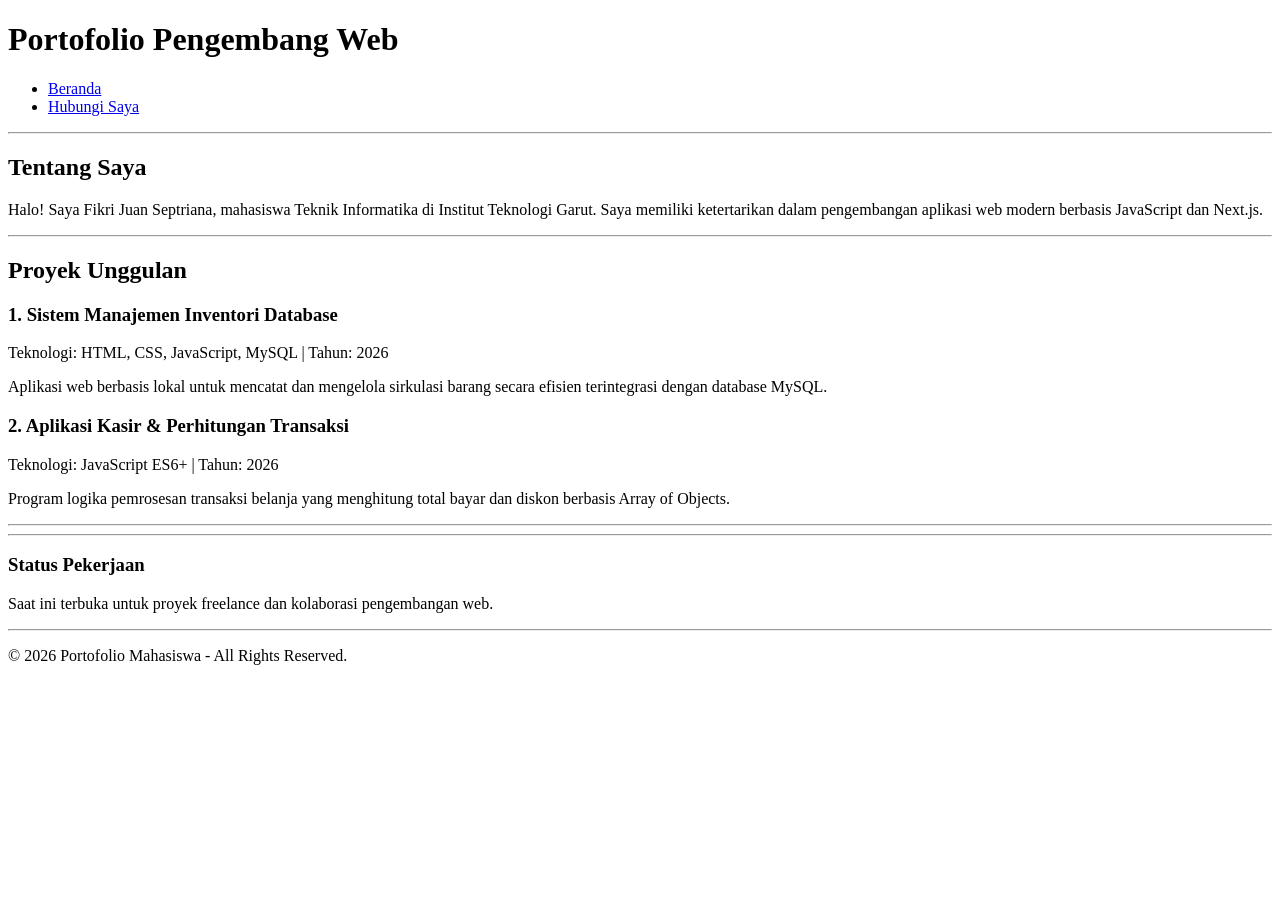
<file: Pertemuan_2/index.html>
<!DOCTYPE html> 
<html lang="id"> 
<head> 
    <meta charset="UTF-8"> 
    <meta name="viewport" content="Width=device-width, scale=1.0"> 
    <title>Modul 2 - Web Portofolio Mahasiswa</title> 
</head> 
<body> 

    <header> 
        <h1>Portofolio Pengembang Web</h1> 
        <nav> 
            <ul> 
                <li><a href="index.html">Beranda</a></li> 
                <li><a href="kontak.html">Hubungi Saya</a></li> 
            </ul> 
        </nav> 
    </header> 

    <hr> 

    <main> 
        <section id="tentang"> 
            <h2>Tentang Saya</h2> 
            <p>Halo! Saya Fikri Juan Septriana, mahasiswa Teknik Informatika di Institut Teknologi Garut. Saya memiliki ketertarikan dalam pengembangan aplikasi web modern berbasis JavaScript dan Next.js.</p> 
            </section> 

            <hr> 

            <section id="proyek"> 
                <h2>Proyek Unggulan</h2> 
                
                <article>
                    <header>
                        <h3>1. Sistem Manajemen Inventori Database</h3> 
                        <p>Teknologi: HTML, CSS, JavaScript, MySQL | Tahun: <time datetime="2026">2026</time></p> 
                    </header> 
                    <p>Aplikasi web berbasis lokal untuk mencatat dan mengelola sirkulasi barang secara efisien terintegrasi dengan database MySQL.</p> 
                </article> 

                <article> 
                    <header> 
                        <h3>2. Aplikasi Kasir & Perhitungan Transaksi</h3> 
                        <p>Teknologi: JavaScript ES6+ | Tahun: <time datetime="2026">2026</time></p> 
                    </header> 
                    <p>Program logika pemrosesan transaksi belanja yang menghitung total bayar dan diskon berbasis Array of Objects.</p> 
                </article> 
            </section> 
 
            <hr> 
    </main>
    
    <hr>

    <aside> 
        <h3>Status Pekerjaan</h3> 
        <p>Saat ini terbuka untuk proyek freelance dan kolaborasi pengembangan web.</p> 
    </aside> 
 
    <hr> 
 
    <footer> 
        <p>&copy; 2026 Portofolio Mahasiswa - All Rights Reserved.</p> 
    </footer> 
 
</body> 
</html>
</file>
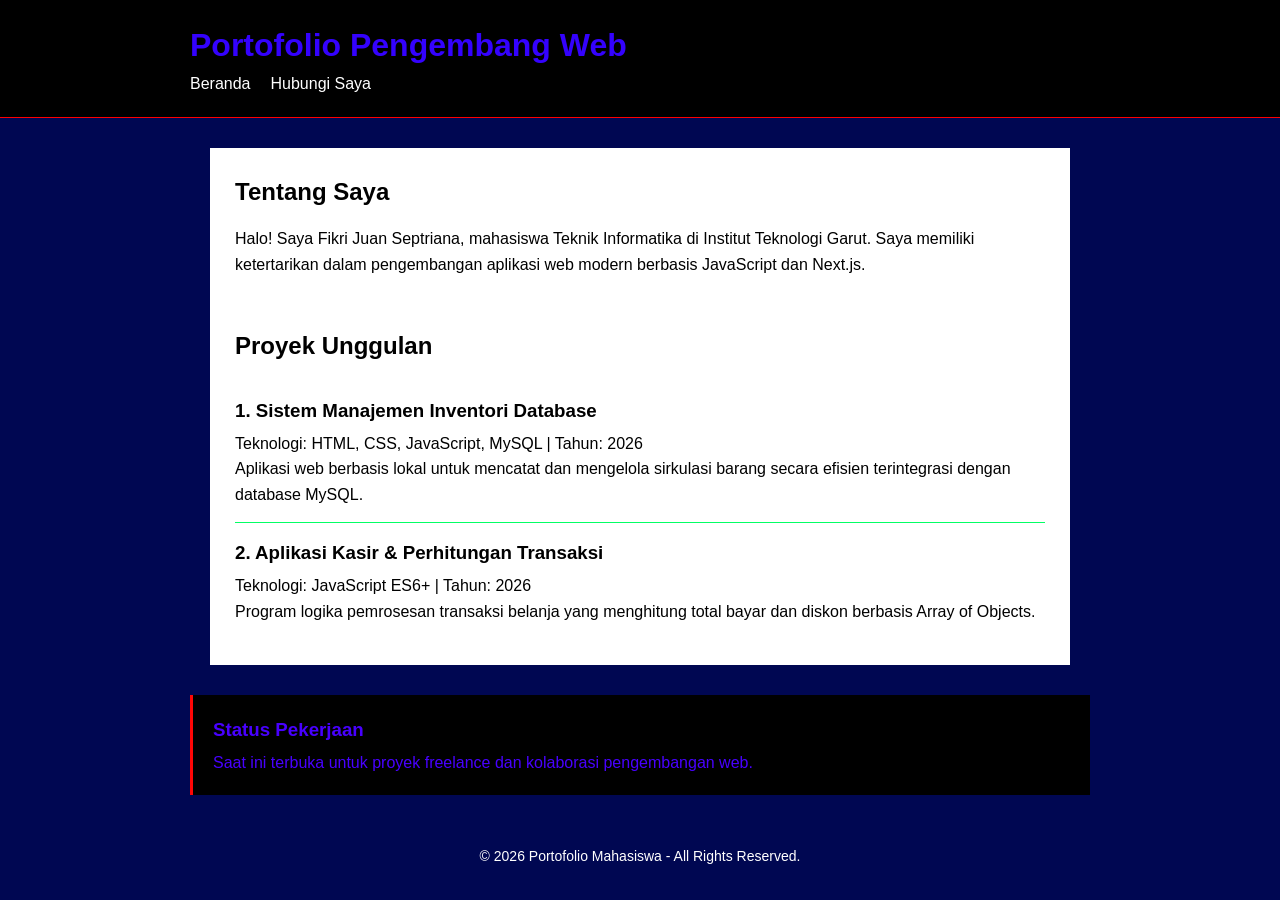
<file: Pertemuan_3/index.html>
<!DOCTYPE html> 
<html lang="id"> 
<head> 
    <meta charset="UTF-8"> 
    <meta name="viewport" content="Width=device-width, scale=1.0"> 
    <title>Modul 2 - Web Portofolio Mahasiswa</title> 
    <link rel="stylesheet" href="styles.css">
</head> 
<body> 

    <header> 
        <h1>Portofolio Pengembang Web</h1> 
        <nav> 
            <ul> 
                <li><a href="index.html">Beranda</a></li> 
                <li><a href="kontak.html">Hubungi Saya</a></li> 
            </ul> 
        </nav> 
    </header> 

    <hr> 

    <main> 
        <section id="tentang"> 
            <h2>Tentang Saya</h2> 
            <p>Halo! Saya Fikri Juan Septriana, mahasiswa Teknik Informatika di Institut Teknologi Garut. Saya memiliki ketertarikan dalam pengembangan aplikasi web modern berbasis JavaScript dan Next.js.</p> 
            </section> 

            <hr> 

            <section id="proyek"> 
                <h2>Proyek Unggulan</h2> 
                
                <article>
                    <header>
                        <h3>1. Sistem Manajemen Inventori Database</h3> 
                        <p>Teknologi: HTML, CSS, JavaScript, MySQL | Tahun: <time datetime="2026">2026</time></p> 
                    </header> 
                    <p>Aplikasi web berbasis lokal untuk mencatat dan mengelola sirkulasi barang secara efisien terintegrasi dengan database MySQL.</p> 
                </article> 

                <article> 
                    <header> 
                        <h3>2. Aplikasi Kasir & Perhitungan Transaksi</h3> 
                        <p>Teknologi: JavaScript ES6+ | Tahun: <time datetime="2026">2026</time></p> 
                    </header> 
                    <p>Program logika pemrosesan transaksi belanja yang menghitung total bayar dan diskon berbasis Array of Objects.</p> 
                </article> 
            </section> 
 
            <hr> 
    </main>
    
    <hr>

    <aside> 
        <h3>Status Pekerjaan</h3> 
        <p>Saat ini terbuka untuk proyek freelance dan kolaborasi pengembangan web.</p> 
    </aside> 
 
    <hr> 
 
    <footer> 
        <p>&copy; 2026 Portofolio Mahasiswa - All Rights Reserved.</p> 
    </footer> 
 
</body> 
</html>
</file>
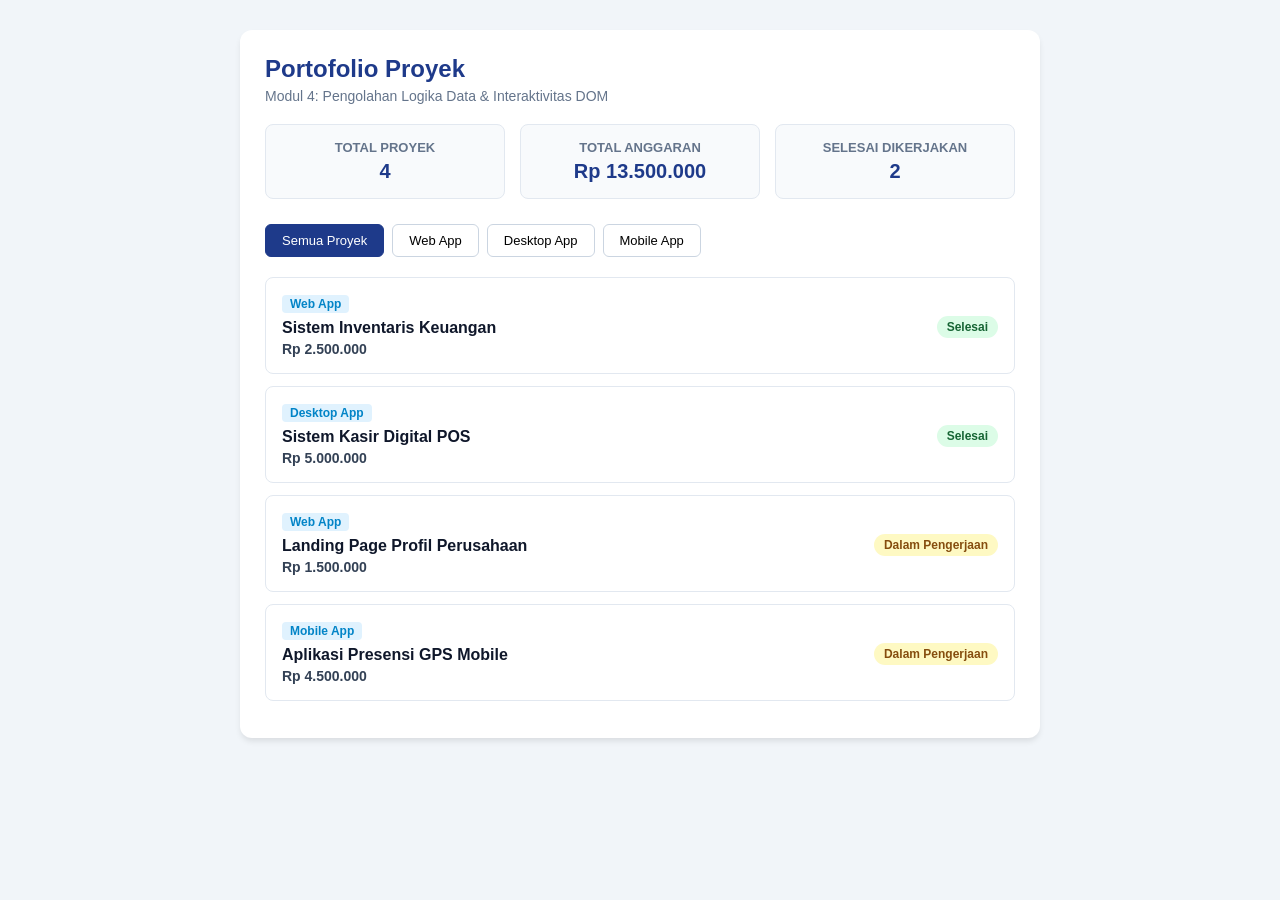
<file: Pertemuan_4/index.html>
<!DOCTYPE html> 
<html lang="id"> 
<head> 
    <meta charset="UTF-8"> 
    <meta name="viewport" content="width=device-width, initial-scale=1.0"> 
    <title>Dashboard Portofolio Proyek - Modul 4</title> 
    <style> 
        * { box-sizing: border-box; margin: 0; padding: 0; font-family: 'Segoe UI', Tahoma, Geneva, sans-serif; } 
        body { background-color: #f1f5f9; color: #0f172a; padding: 30px 15px; } 
        .container { max-width: 800px; margin: 0 auto; background: #ffffff; border-radius: 12px; padding: 25px; box-shadow: 0 4px 6px -1px rgba(0, 0, 0, 0.1); } 
        h1 { color: #1e3a8a; font-size: 24px; margin-bottom: 5px; } 
        p.subtitle { color: #64748b; margin-bottom: 20px; font-size: 14px; } 
        .stats-grid { display: grid; grid-template-columns: repeat(auto-fit, minmax(200px, 1fr)); gap: 15px; margin-bottom: 25px; } 
        .stat-card { background: #f8fafc; border: 1px solid #e2e8f0; border-radius: 8px; padding: 15px; text-align: center; } 
        .stat-card h3 { font-size: 13px; color: #64748b; text-transform: uppercase; margin-bottom: 5px; } 
        .stat-card p { font-size: 20px; font-weight: bold; color: #1e3a8a; } 
        .filter-group { display: flex; gap: 8px; margin-bottom: 20px; flex-wrap: wrap; } 
        .btn-filter { padding: 8px 16px; border: 1px solid #cbd5e1; background: #ffffff; border-radius: 6px; cursor: pointer; font-size: 13px; font-weight: 500; transition: all 0.2s; } 
        .btn-filter.active, .btn-filter:hover { background: #1e3a8a; color: #ffffff; border-color: #1e3a8a; } 
        .project-card { border: 1px solid #e2e8f0; border-radius: 8px; padding: 16px; margin-bottom: 12px; display: flex; justify-content: space-between; align-items: center; background: #ffffff; transition: transform 0.15s ease; } 
        .project-card:hover { transform: translateY(-2px); box-shadow: 0 4px 6px rgba(0,0,0,0.05); } 
        .project-info h4 { font-size: 16px; color: #0f172a; margin-bottom: 4px; } 
        .project-category { display: inline-block; font-size: 12px; color: #0284c7; background: #e0f2fe; padding: 2px 8px; border-radius: 4px; margin-bottom: 6px; font-weight: 600; } 
        .project-budget { font-size: 14px; color: #334155; font-weight: 600; } 
        .badge { padding: 4px 10px; border-radius: 20px; font-size: 12px; font-weight: 600; } 
        .badge-success { background: #dcfce7; color: #166534; } 
        .badge-pending { background: #fef9c3; color: #854d0e; } 
    </style> 
</head> 
<body> 
    <div class="container">
         <h1>Portofolio Proyek</h1> 
        <p class="subtitle">Modul 4: Pengolahan Logika Data & Interaktivitas DOM</p> 
 
        <!-- Kartu Ringkasan Statistik --> 
        <div class="stats-grid"> 
            <div class="stat-card"> 
                <h3>Total Proyek</h3> 
                <p id="stat-total-projects">0</p> 
            </div> 
            <div class="stat-card"> 
                <h3>Total Anggaran</h3> 
                <p id="stat-total-budget">Rp 0</p> 
            </div> 
            <div class="stat-card"> 
                <h3>Selesai Dikerjakan</h3> 
                <p id="stat-completed-projects">0</p> 
            </div> 
        </div> 
 
        <!-- Tombol Filter Kategori --> 
        <div class="filter-group"> 
            <button class="btn-filter active" data-category="Semua">Semua Proyek</button> 
            <button class="btn-filter" data-category="Web App">Web App</button> 
            <button class="btn-filter" data-category="Desktop App">Desktop App</button> 
            <button class="btn-filter" data-category="Mobile App">Mobile App</button> 
        </div> 
 
        <!-- Kontainer Daftar Proyek --> 
        <div id="project-list"></div> 
    </div> 
 
    <script src="main.js"></script> 
</body> 
</html>
</file>
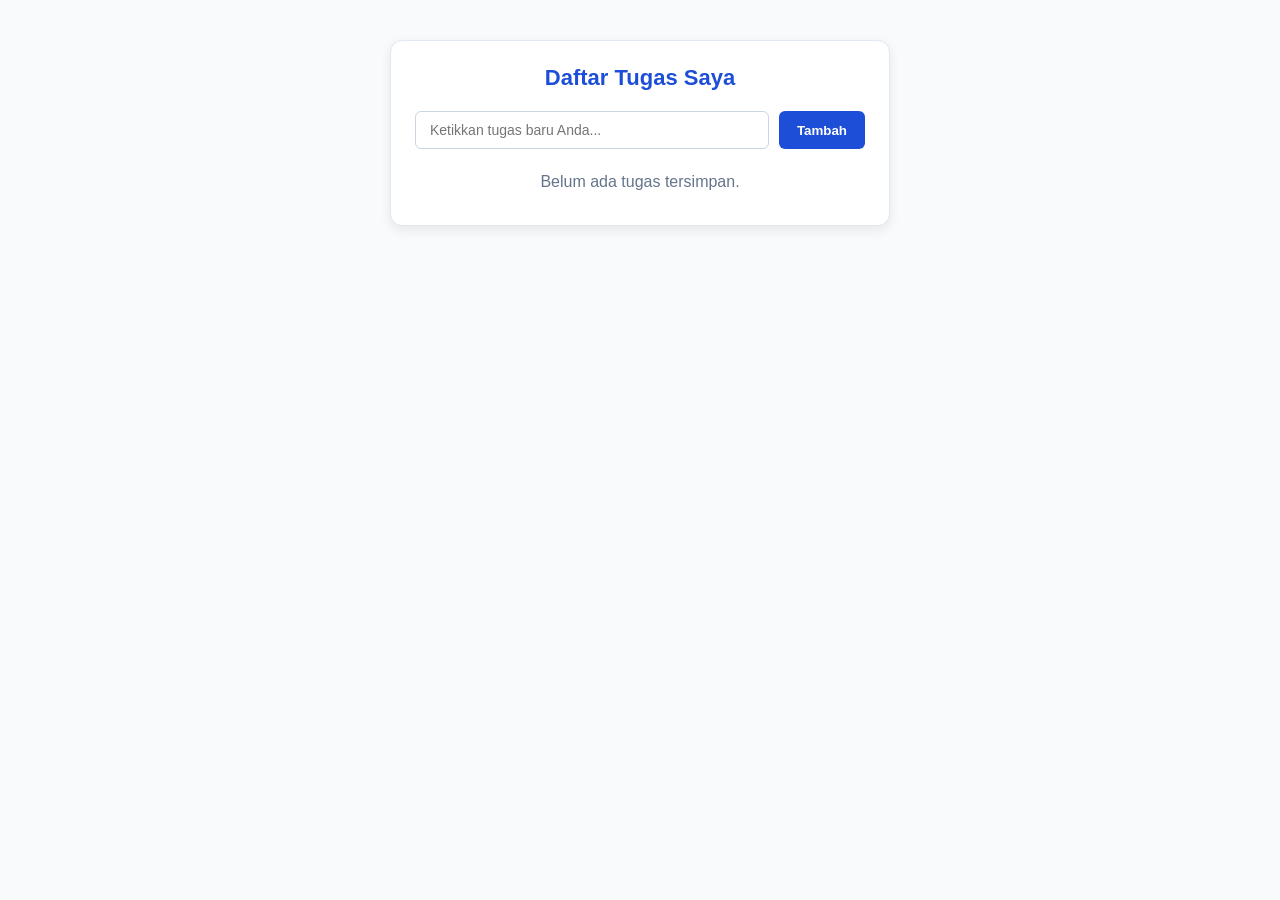
<file: Pertemuan_5/index.html>
<!DOCTYPE html>
<html lang="id">
<head>
    <meta charset="UTF-8">
    <meta name="viewport" content="width=device-width, initial-scale=1.0">
    <title>Aplikasi To-Do List - Modul 5</title>
    <link rel="stylesheet" href="style.css">
</head>
<body>
    <div class="todo-app">
        <h2>Daftar Tugas Saya</h2>

        <!-- Form Input Tugas -->
        <form id="todoForm" novalidate>
            <div class="input-section">
                <input type="text" id="taskInput" placeholder="Ketikkan tugas baru Anda...">
                <button type="submit" class="add-btn">Tambah</button>
            </div>
            <div class="error-message" id="inputError">Tugas tidak boleh kosong atau kurang dari 3 karakter!</div>
        </form>
        
        <!-- Daftar Tugas -->
        <ul class="todo-list" id="todoList"></ul>
    </div>
    
    <script src="script.js"></script>
</body>
</html>
</file>
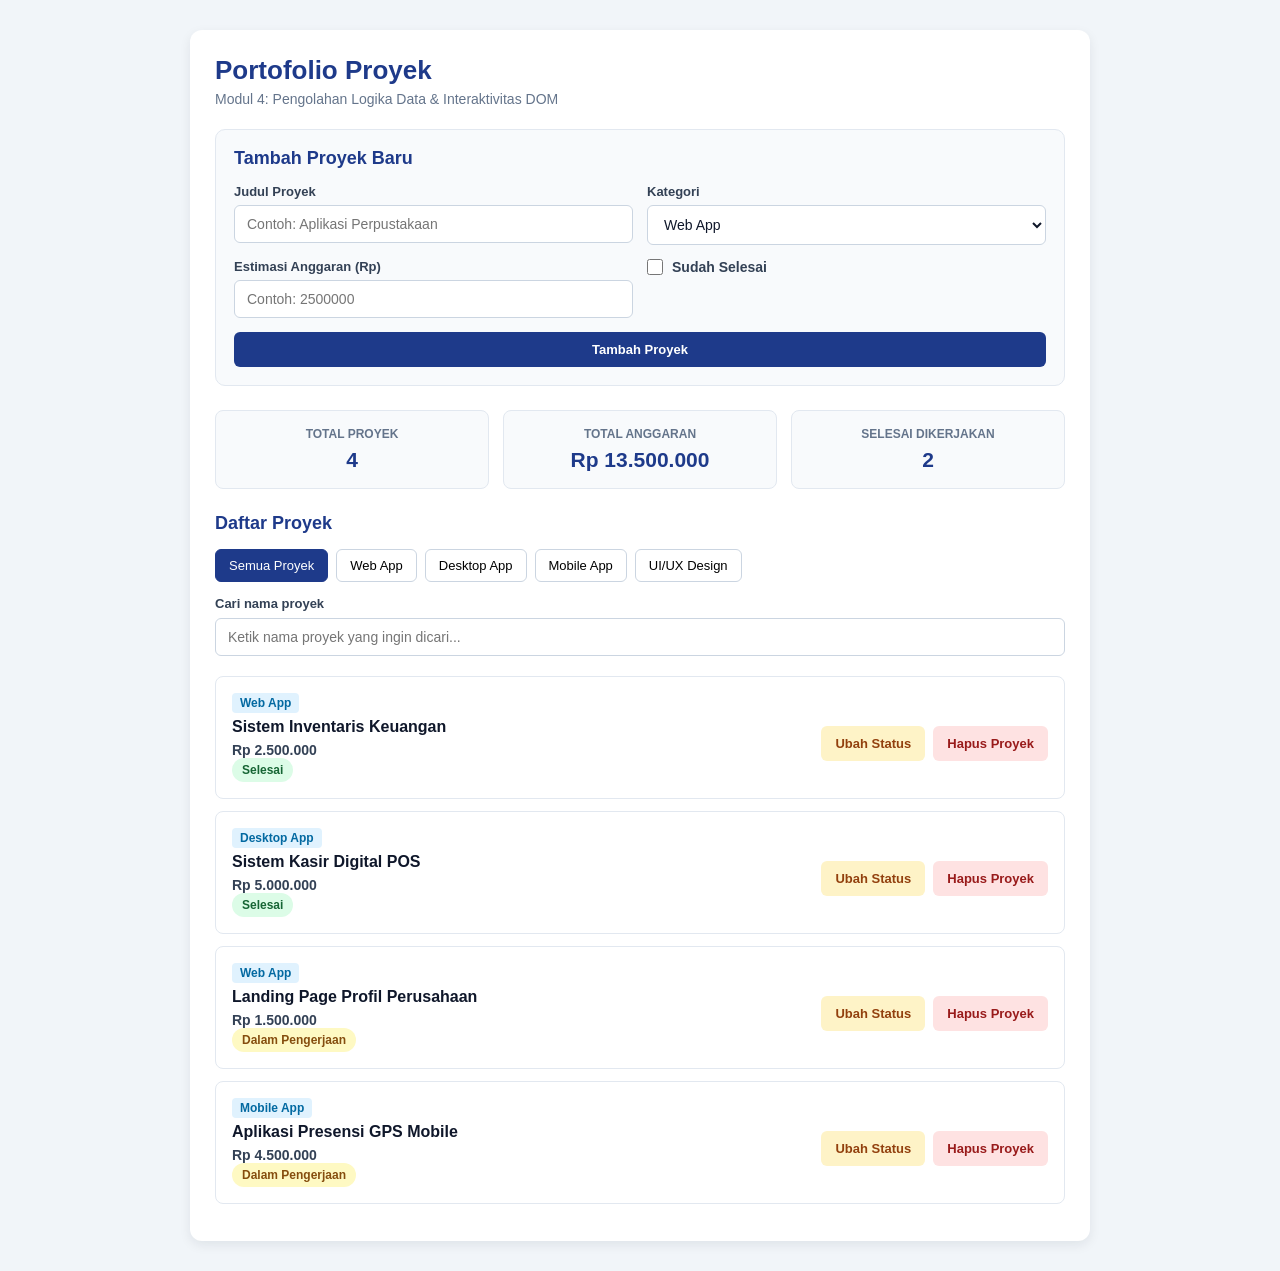
<file: Pertemuan_4/tugas_4/index.html>
<!DOCTYPE html>
<html lang="id">
<head>
    <meta charset="UTF-8">
    <meta name="viewport" content="width=device-width, initial-scale=1.0">
    <title>Dashboard Portofolio Proyek - Modul 4</title>
    <style>
        * { box-sizing: border-box; margin: 0; padding: 0; font-family: 'Segoe UI', Tahoma, Geneva, Verdana, sans-serif; }
        body { background: #f1f5f9; color: #0f172a; padding: 30px 15px; }
        .container { max-width: 900px; margin: 0 auto; background: #fff; border-radius: 12px; padding: 25px; box-shadow: 0 4px 12px rgba(15, 23, 42, .08); }
        h1 { color: #1e3a8a; font-size: 26px; margin-bottom: 5px; }
        .subtitle { color: #64748b; margin-bottom: 22px; font-size: 14px; }
        h2 { color: #1e3a8a; font-size: 18px; margin-bottom: 15px; }
        .panel { background: #f8fafc; border: 1px solid #e2e8f0; border-radius: 10px; padding: 18px; margin-bottom: 24px; }
        .form-grid { display: grid; grid-template-columns: repeat(2, minmax(0, 1fr)); gap: 14px; }
        .form-field { display: flex; flex-direction: column; gap: 6px; }
        .form-field.full { grid-column: 1 / -1; }
        label { font-size: 13px; font-weight: 600; color: #334155; }
        input[type="text"], input[type="number"], input[type="search"], select { width: 100%; padding: 10px 12px; border: 1px solid #cbd5e1; border-radius: 6px; background: #fff; font-size: 14px; color: #0f172a; }
        input:focus, select:focus { outline: 2px solid #bfdbfe; border-color: #2563eb; }
        .checkbox-row { display: flex; align-items: center; gap: 9px; font-size: 14px; }
        .checkbox-row input { width: 16px; height: 16px; }
        .btn { border: 0; border-radius: 6px; padding: 10px 14px; cursor: pointer; font-size: 13px; font-weight: 600; }
        .btn-primary { background: #1e3a8a; color: #fff; }
        .btn-primary:hover { background: #1d4ed8; }
        .btn-secondary { background: #e2e8f0; color: #1e293b; }
        .btn-warning { background: #fef3c7; color: #92400e; }
        .btn-danger { background: #fee2e2; color: #991b1b; }
        .stats-grid { display: grid; grid-template-columns: repeat(3, minmax(0, 1fr)); gap: 14px; margin-bottom: 24px; }
        .stat-card { background: #f8fafc; border: 1px solid #e2e8f0; border-radius: 8px; padding: 16px; text-align: center; }
        .stat-card h3 { font-size: 12px; color: #64748b; text-transform: uppercase; margin-bottom: 7px; }
        .stat-card p { font-size: 21px; font-weight: bold; color: #1e3a8a; overflow-wrap: anywhere; }
        .filter-group { display: flex; gap: 8px; margin-bottom: 14px; flex-wrap: wrap; }
        .btn-filter { padding: 8px 13px; border: 1px solid #cbd5e1; background: #fff; border-radius: 6px; cursor: pointer; font-size: 13px; font-weight: 500; }
        .btn-filter.active, .btn-filter:hover { background: #1e3a8a; color: #fff; border-color: #1e3a8a; }
        .search-wrap { margin-bottom: 20px; }
        .search-wrap label { display: block; margin-bottom: 7px; }
        .project-card { border: 1px solid #e2e8f0; border-radius: 8px; padding: 16px; margin-bottom: 12px; display: flex; justify-content: space-between; align-items: center; gap: 15px; background: #fff; }
        .project-info { min-width: 0; }
        .project-info h4 { font-size: 16px; color: #0f172a; margin: 5px 0; overflow-wrap: anywhere; }
        .project-category { display: inline-block; font-size: 12px; color: #0369a1; background: #e0f2fe; padding: 3px 8px; border-radius: 4px; font-weight: 600; }
        .project-budget { font-size: 14px; color: #334155; font-weight: 600; margin-top: 6px; }
        .badge { display: inline-block; padding: 5px 10px; border-radius: 20px; font-size: 12px; font-weight: 600; white-space: nowrap; }
        .badge-success { background: #dcfce7; color: #166534; }
        .badge-pending { background: #fef9c3; color: #854d0e; }
        .project-actions { display: flex; flex-wrap: wrap; justify-content: flex-end; gap: 8px; margin-top: 12px; }
        .empty-state { text-align: center; color: #64748b; padding: 24px 12px; background: #f8fafc; border-radius: 8px; }
        .message { display: none; margin-top: 12px; padding: 10px 12px; border-radius: 6px; font-size: 13px; }
        .message.error { display: block; color: #991b1b; background: #fee2e2; }
        .message.success { display: block; color: #166534; background: #dcfce7; }
        @media (max-width: 620px) {
            body { padding: 14px 8px; }
            .container { padding: 16px; }
            .form-grid { grid-template-columns: 1fr; }
            .form-field.full { grid-column: auto; }
            .stats-grid { grid-template-columns: 1fr; }
            .project-card { align-items: flex-start; flex-direction: column; }
            .project-actions { justify-content: flex-start; }
        }
    </style>
</head>
<body>
    <main class="container">
        <h1>Portofolio Proyek</h1>
        <p class="subtitle">Modul 4: Pengolahan Logika Data &amp; Interaktivitas DOM</p>

        <section class="panel">
            <h2>Tambah Proyek Baru</h2>
            <form id="project-form">
                <div class="form-grid">
                    <div class="form-field">
                        <label for="project-title">Judul Proyek</label>
                        <input type="text" id="project-title" name="title" placeholder="Contoh: Aplikasi Perpustakaan" required>
                    </div>
                    <div class="form-field">
                        <label for="project-category">Kategori</label>
                        <select id="project-category" name="category" required>
                            <option value="Web App">Web App</option>
                            <option value="Mobile App">Mobile App</option>
                            <option value="Desktop App">Desktop App</option>
                            <option value="UI/UX Design">UI/UX Design</option>
                        </select>
                    </div>
                    <div class="form-field">
                        <label for="project-budget">Estimasi Anggaran (Rp)</label>
                        <input type="number" id="project-budget" name="budget" min="1" step="1" placeholder="Contoh: 2500000" required>
                    </div>
                    <div class="form-field">
                        <label class="checkbox-row" for="project-completed">
                            <input type="checkbox" id="project-completed" name="completed">
                            Sudah Selesai
                        </label>
                    </div>
                    <div class="form-field full">
                        <button class="btn btn-primary" type="submit">Tambah Proyek</button>
                        <p id="form-message" class="message" role="status" aria-live="polite"></p>
                    </div>
                </div>
            </form>
        </section>

        <section class="stats-grid" aria-label="Statistik proyek">
            <div class="stat-card">
                <h3>Total Proyek</h3>
                <p id="stat-total-projects">0</p>
            </div>
            <div class="stat-card">
                <h3>Total Anggaran</h3>
                <p id="stat-total-budget">Rp 0</p>
            </div>
            <div class="stat-card">
                <h3>Selesai Dikerjakan</h3>
                <p id="stat-completed-projects">0</p>
            </div>
        </section>

        <section aria-label="Daftar proyek">
            <h2>Daftar Proyek</h2>
            <div class="filter-group" aria-label="Filter kategori">
                <button type="button" class="btn-filter active" data-category="Semua">Semua Proyek</button>
                <button type="button" class="btn-filter" data-category="Web App">Web App</button>
                <button type="button" class="btn-filter" data-category="Desktop App">Desktop App</button>
                <button type="button" class="btn-filter" data-category="Mobile App">Mobile App</button>
                <button type="button" class="btn-filter" data-category="UI/UX Design">UI/UX Design</button>
            </div>
            <div class="search-wrap">
                <label for="project-search">Cari nama proyek</label>
                <input type="search" id="project-search" placeholder="Ketik nama proyek yang ingin dicari...">
            </div>
            <div id="project-list" aria-live="polite"></div>
        </section>
    </main>
    <script src="main.js"></script>
</body>
</html>
</file>
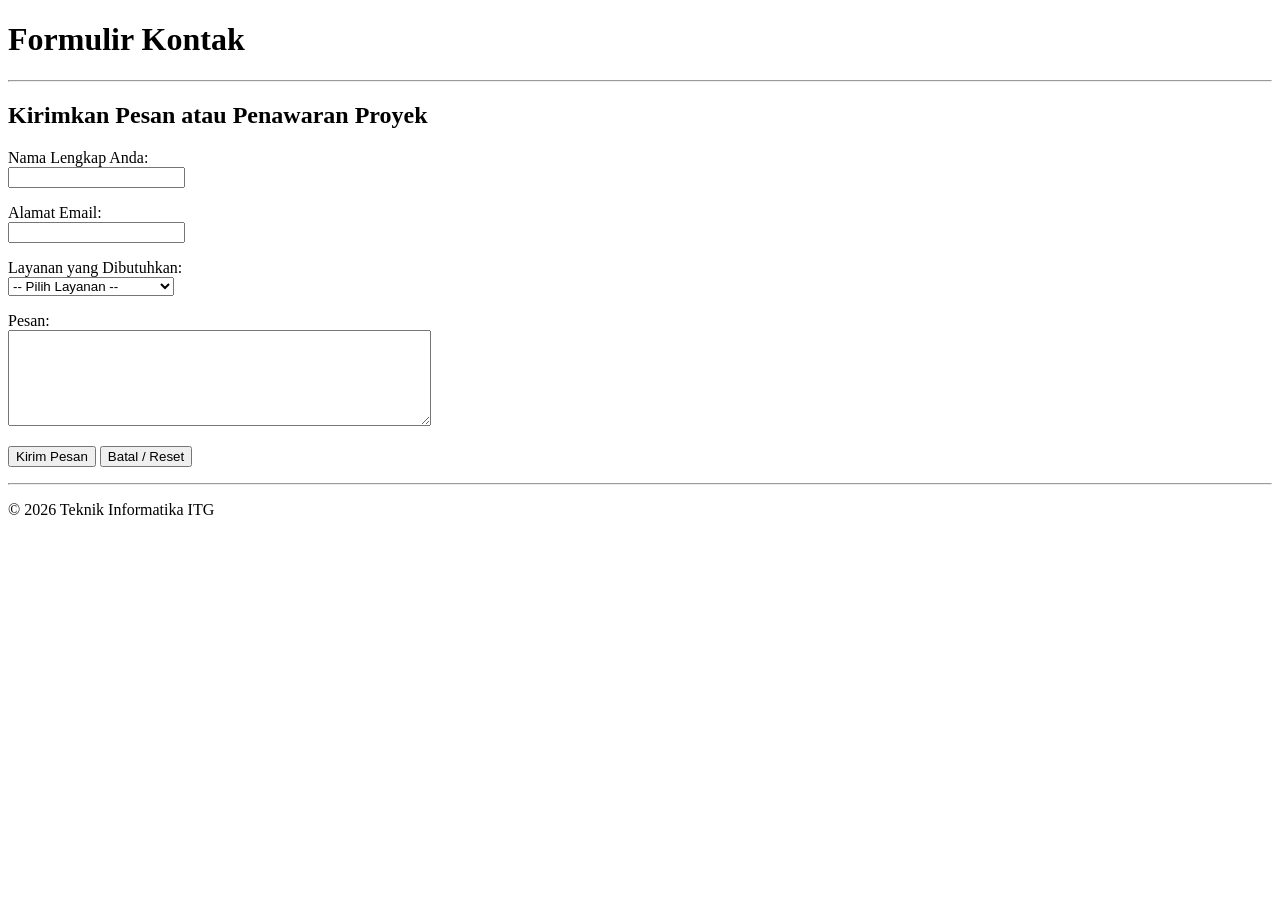
<file: Pertemuan_2/kontak.html>
<!DOCTYPE html>
<html lang="id">
<head>
    <meta charset=""UTF-8">
    <meta name="viewport" content="width, initial-scale=1.0">
    <title>Modul 2 - Form Kontak</title>
</head>
<body>

    <header>
        <h1>Formulir Kontak</h1>
    </header>

    <hr>

    <main>
        <section>
            <h2>Kirimkan Pesan atau Penawaran Proyek</h2>
            <form>
                <p>
                    <label for="nama_pengirim">Nama Lengkap Anda:</Fikri Juan Septriana><br>
                    <input type="text" id="nama_pengirim" name="nama_pengirim">
                </p>

                <p>
                    <label for="email_pengirim">Alamat Email:</fikrifj5@gmail.com><br>
                    <input type="email" id="email_pengirim" name="email_pengirim">
                </p>

                <p> 
                    <label for="jenis_layanan">Layanan yang Dibutuhkan:</label><br> 
                    <select id="jenis_layanan" name="jenis_layanan"> 
                        <option value="">-- Pilih Layanan --</option> 
                        <option value="web">Pembuatan Web</option> 
                        <option value="app">Pengembangan Aplikasi</option> 
                        <option value="other">Lain-lain</option> 
                    </select> 
                </p> 

                <p>
                    <label for="pesan">Pesan:</label><br> 
                    <textarea id="pesan" name="pesan" rows="6" cols="50"></textarea>
                </p>

                <p>
                    <button type="submit">Kirim Pesan</button> 
                    <button type="reset">Batal / Reset</button> 
                </p>

            </form> 
        </section> 
    </main> 

    <hr> 

    <footer> 
        <p>&copy; 2026 Teknik Informatika ITG</p> 
    </footer>
</body>
</html>
</file>
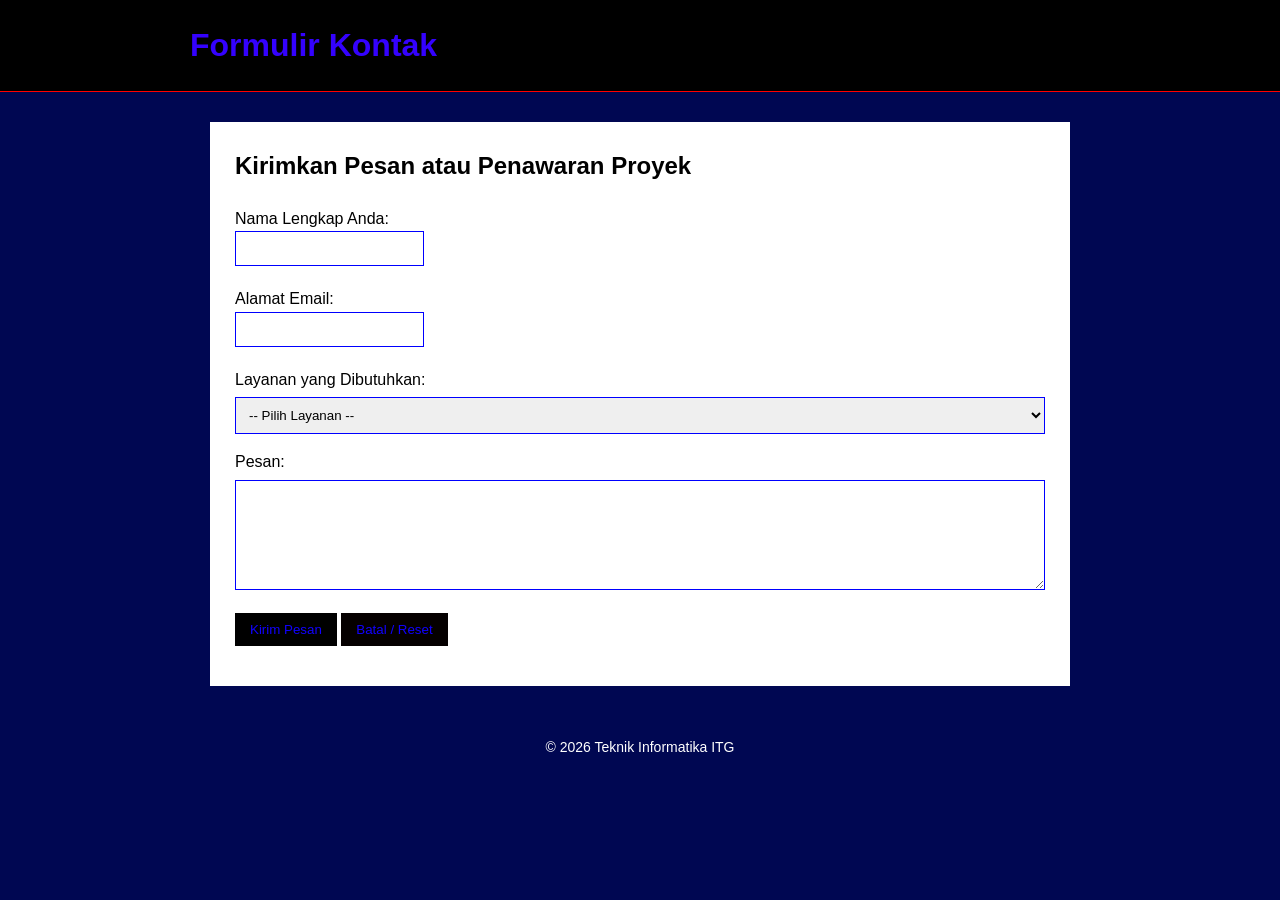
<file: Pertemuan_3/kontak.html>
<!DOCTYPE html>
<html lang="id">
<head>
    <meta charset=""UTF-8">
    <meta name="viewport" content="width, initial-scale=1.0">
    <title>Modul 2 - Form Kontak</title>
    <link rel="stylesheet" href="styles.css">
</head>
<body>

    <header>
        <h1>Formulir Kontak</h1>
    </header>

    <hr>

    <main>
        <section>
            <h2>Kirimkan Pesan atau Penawaran Proyek</h2>
            <form>
                <p>
                    <label for="nama_pengirim">Nama Lengkap Anda:</Fikri Juan Septriana><br>
                    <input type="text" id="nama_pengirim" name="nama_pengirim">
                </p>

                <p>
                    <label for="email_pengirim">Alamat Email:</fikrifj5@gmail.com><br>
                    <input type="email" id="email_pengirim" name="email_pengirim">
                </p>

                <p> 
                    <label for="jenis_layanan">Layanan yang Dibutuhkan:</label><br> 
                    <select id="jenis_layanan" name="jenis_layanan"> 
                        <option value="">-- Pilih Layanan --</option> 
                        <option value="web">Pembuatan Web</option> 
                        <option value="app">Pengembangan Aplikasi</option> 
                        <option value="other">Lain-lain</option> 
                    </select> 
                </p> 

                <p>
                    <label for="pesan">Pesan:</label><br> 
                    <textarea id="pesan" name="pesan" rows="6" cols="50"></textarea>
                </p>

                <p>
                    <button type="submit">Kirim Pesan</button> 
                    <button type="reset">Batal / Reset</button> 
                </p>

            </form> 
        </section> 
    </main> 

    <hr> 

    <footer> 
        <p>&copy; 2026 Teknik Informatika ITG</p> 
    </footer>
</body>
</html>
</file>
<file: Pertemuan_3/styles.css>
/* Reset */ 
* { 
margin: 0; 
padding: 0; 
box-sizing: border-box; 
} 
body { 
    font-family: Arial, sans-serif; 
    background-color:#000752; 
    color: #000000; 
    line-height: 1.6; 
} 
 
/* Header */ 
body > header { 
    background-color: rgb(0, 0, 0); 
    padding: 20px; 
    border-bottom: 1px solid #ff0000; 
    color: #3402fe; 
} 
 
body > header h1 { 
    max-width: 900px; 
    margin: auto; 
} 
 
/* Navigation */ 
nav { 
    max-width: 900px; 
    margin: auto; 
} 
 
nav ul { 
    display: flex; 
    gap: 20px; 
    list-style: none; 
} 
 
nav a { 
    color: #ffffff; 
    text-decoration: none; 
} 
 
nav a:hover { 
    color: #3402fe; 
} 
 
/* Main */ 
main { 
    max-width: 900px; 
    margin: 30px auto; 
    padding: 0 20px; 
} 
 
section { 
    background-color: white; 
    padding: 25px; 
} 
 
/* Gambar */ 
main img { 
    display: block; 
    max-width: 100%; 
    height: auto; 
    margin: 0; 
} 
 
/* Judul */ 
h2 { 
    margin-bottom: 15px; 
} 
 
h3 { 
    margin-bottom: 5px; 
} 
 
/* Project */ 
#project { 
    margin-top: 30px; 
} 
 
article { 
    padding: 15px 0; 
    border-bottom: 1px solid #03ff64; 
} 
 
article:last-child { 
    border-bottom: none; 
} 
 
/* Form */ 
form { 
    margin-top: 20px; 
} 
 
form p { 
    margin-bottom: 15px; 
} 
 
label { 
    display: inline-block; 
    margin-bottom: 5px; 
} 
 
input[type="text"], 
input[type="email"], 
select, 
textarea { 
    width: 100%; 
    padding: 9px; 
    border: 1px solid #0000ff; 
    font-family: Arial, sans-serif; 
} 
textarea { 
    resize: vertical; 
} 

button { 
    padding: 9px 15px; 
    border: none; 
    background-color: #000000; 
    color: rgb(17, 0, 255); 
    cursor: pointer; 
} 

button[type="reset"] { 
    background-color: #050000; 
} 

button:hover { 
    opacity: 0.8; 
} 

/* Aside */ 
aside { 
    max-width: 900px; 
    margin: 30px auto; 
    padding: 20px; 
    background-color: rgb(0, 0, 0); 
    border-left: 3px solid #ff0606; 
    color: #4800ff; 

} 

/* Footer */ 
footer { 
    padding: 20px; 
    text-align: center; 
    color: #ffffff; 
    font-size: 14px; 
}

/* Garis <hr> */ 
hr { 
    display: none; 
}

/* Tampilan HP */ 
@media (max-width: 700px) { 
    nav ul { 
        flex-direction: column; 
        gap: 8px; 
    } 

    main { 
    margin-top: 20px; 
    }

    main img { 
        margin: 0 auto; 
    }

    section { 
        padding: 20px; 
    } 
}
</file>
<file: Pertemuan_5/style.css>
* { box-sizing: border-box; margin: 0; padding: 0; }
body {
    font-family: 'Segoe UI', Tahoma, Geneva, Verdana, sans-serif;
    background-color: #f8fafc; color: #1e293b; padding: 40px 20px; display: flex;
justify-content: center;
}
.todo-app {
    background: #ffffff; width: 100%; max-width: 500px; padding: 24px; border-radius:
12px;
    border: 1px solid #e2e8f0; box-shadow: 0 4px 12px rgba(0, 0, 0, 0.08);
}
h2 { color: #1d4ed8; margin-bottom: 20px; text-align: center; font-size: 22px; }
.input-section { display: flex; gap: 10px; margin-bottom: 8px; }
input[type="text"] {
    flex: 1; padding: 10px 14px; border: 1px solid #cbd5e1; border-radius: 6px; font-size: 14px; outline: none;
}
input[type="text"].error { border-color: #dc3545; background-color: #fff5f5; }
button.add-btn {
    background-color: #1d4ed8; color: white; border: none; padding: 10px 18px;
    border-radius: 6px; font-weight: bold; cursor: pointer;
}
button.add-btn:hover { background-color: #1e40af; }
.error-message { color: #dc3545; font-size: 12px; margin-bottom: 14px; display: none;
}
.todo-list { list-style: none; margin-top: 14px; }
.todo-item {
    display: flex; align-items: center; justify-content: space-between;
    padding: 10px 12px; background-color: #f1f5f9; border-radius: 6px; margin-bottom:
8px;
}
.todo-item.completed { border-left-color: #16a34a; opacity: 0.7; }
.todo-item.completed .todo-text { text-decoration: line-through; color: #64748b; }
.todo-text { font-size: 14px; flex: 1; margin-right: 10px; }
.todo-actions { display: flex; gap: 6px; }
.action-btn {
    border: none; padding: 5px 9px; border-radius: 4px; font-size: 12px; cursor:
pointer; font-weight: bold;
}
.complete-btn { background-color: #16a34a; color: white; }
.complete-btn:hover { background-color: #15803d; }
.delete-btn { background-color: #dc2626; color: white; }
.delete-btn:hover { background-color: #b91c1c; }
</file>
